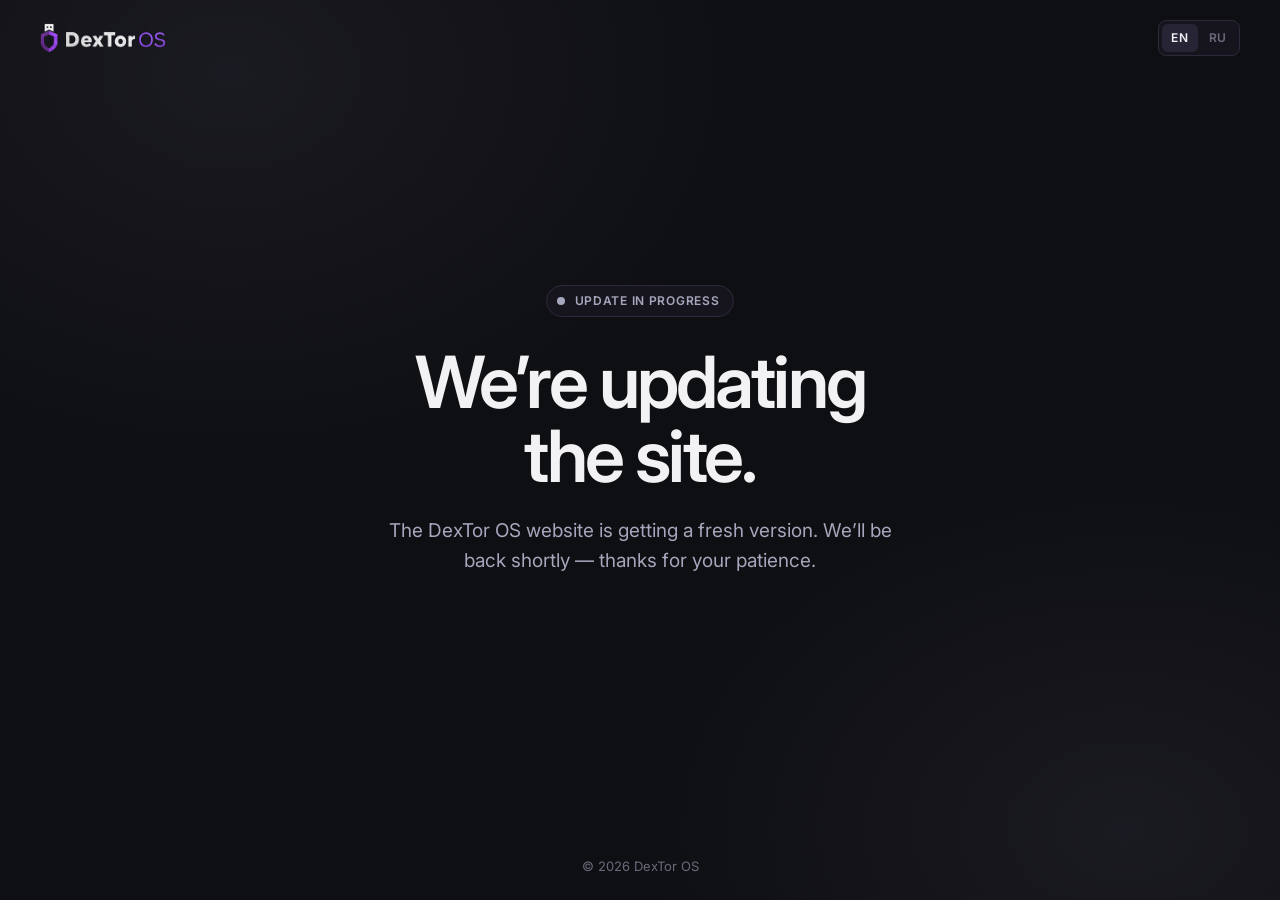
<file: index.html>
<!DOCTYPE html>
<html lang="en">
<head>
  <meta charset="utf-8">
  <meta name="viewport" content="width=device-width, initial-scale=1">
  <!-- Режим обслуживания: сайт закрыт заглушкой. Чтобы открыть сайт — удалите этот скрипт.
       Посмотреть настоящий сайт во время обновления: добавьте ?preview к адресу (действует до закрытия вкладки). -->
  <script>(function () {
    var preview = /[?&]preview(=|&|$)/.test(location.search);
    try { if (preview) sessionStorage.setItem('dextor-preview', '1'); preview = preview || sessionStorage.getItem('dextor-preview') === '1'; } catch (e) {}
    if (!preview) location.replace('maintenance.html');
  })();</script>
  <title>DexTor OS — secure Web3 access from USB</title>
  <meta name="description" content="DexTor OS is a portable, Linux-based OS for secure crypto access. Runs from USB, fully encrypted, with built-in wallet, DEX and messenger.">
  <meta name="theme-color" content="#0E0F13">
  <meta property="og:title" content="DexTor OS — secure Web3 access from USB">
  <meta property="og:description" content="A portable crypto OS: wallet, DEX, staking and messenger on an encrypted USB drive.">
  <meta property="og:image" content="assets/screens/en/step-1.png">
  <link rel="icon" href="assets/logo.png">
  <link rel="preconnect" href="https://fonts.googleapis.com">
  <link rel="preconnect" href="https://fonts.gstatic.com" crossorigin>
  <link href="https://fonts.googleapis.com/css2?family=Inter:wght@400;500;600&display=swap&subset=cyrillic" rel="stylesheet">
  <link rel="stylesheet" href="css/styles.css">
</head>
<body>

<!-- Иконки -->
<svg width="0" height="0" style="position:absolute" aria-hidden="true">
  <defs>
    <symbol id="i-usb" viewBox="0 0 24 24"><rect x="7" y="9" width="10" height="13" rx="2"/><path d="M9 9V3h6v6"/><path d="M11 5.5h.01M13 5.5h.01"/></symbol>
    <symbol id="i-shield" viewBox="0 0 24 24"><path d="M12 3l7 3v6c0 4.5-3 7.8-7 9-4-1.2-7-4.5-7-9V6l7-3z"/><path d="M9 12l2 2 4-4"/></symbol>
    <symbol id="i-wallet" viewBox="0 0 24 24"><path d="M19 7V5a2 2 0 0 0-2-2H5a2 2 0 0 0-2 2v14a2 2 0 0 0 2 2h14a2 2 0 0 0 2-2v-3"/><path d="M21 9h-5a3 3 0 0 0 0 6h5V9z"/><path d="M16 12h.01"/></symbol>
    <symbol id="i-chart" viewBox="0 0 24 24"><path d="M3 3v18h18"/><path d="M7 15l4-4 3 3 6-7"/><path d="M16 7h4v4"/></symbol>
    <symbol id="i-layers" viewBox="0 0 24 24"><path d="M12 3l9 5-9 5-9-5 9-5z"/><path d="M3 13l9 5 9-5"/><path d="M3 17.5l9 5 9-5" opacity=".5"/></symbol>
    <symbol id="i-scan" viewBox="0 0 24 24"><path d="M4 8V6a2 2 0 0 1 2-2h2M16 4h2a2 2 0 0 1 2 2v2M20 16v2a2 2 0 0 1-2 2h-2M8 20H6a2 2 0 0 1-2-2v-2"/><path d="M8 12h8"/><circle cx="12" cy="12" r="3.5"/></symbol>
    <symbol id="i-grid" viewBox="0 0 24 24"><rect x="3" y="3" width="7" height="7" rx="1.5"/><rect x="14" y="3" width="7" height="7" rx="1.5"/><rect x="3" y="14" width="7" height="7" rx="1.5"/><rect x="14" y="14" width="7" height="7" rx="1.5"/></symbol>
    <symbol id="i-download" viewBox="0 0 24 24"><path d="M12 4v11"/><path d="M7 10l5 5 5-5"/><path d="M5 20h14"/></symbol>
    <symbol id="i-clock" viewBox="0 0 24 24"><circle cx="12" cy="12" r="9"/><path d="M12 7v5l3 2"/></symbol>
    <symbol id="i-lock" viewBox="0 0 24 24"><rect x="4" y="10" width="16" height="11" rx="2"/><path d="M8 10V7a4 4 0 0 1 8 0v3"/></symbol>
    <symbol id="i-globe" viewBox="0 0 24 24"><circle cx="12" cy="12" r="9"/><path d="M3 12h18"/><path d="M12 3a14 14 0 0 1 0 18a14 14 0 0 1 0-18z"/></symbol>
    <symbol id="i-box" viewBox="0 0 24 24"><path d="M21 8l-9-5-9 5v8l9 5 9-5V8z"/><path d="M3 8l9 5 9-5"/><path d="M12 13v8"/></symbol>
    <symbol id="i-trash" viewBox="0 0 24 24"><path d="M4 7h16"/><path d="M10 11v6M14 11v6"/><path d="M6 7l1 13h10l1-13"/><path d="M9 7V4h6v3"/></symbol>
    <symbol id="i-check" viewBox="0 0 24 24"><path d="M5 12.5l4.5 4.5L19 7.5"/></symbol>
    <symbol id="i-plus" viewBox="0 0 24 24"><path d="M12 5v14M5 12h14"/></symbol>
    <symbol id="i-terminal" viewBox="0 0 24 24"><rect x="3" y="4" width="18" height="16" rx="2"/><path d="M7 9l3 3-3 3M12 15h5"/></symbol>
    <symbol id="i-onion" viewBox="0 0 24 24"><path d="M12 3c-1 2-6 5-6 10a6 6 0 0 0 12 0c0-5-5-8-6-10z"/><path d="M12 7c-.6 1.6-3 3.6-3 6.5a3 3 0 0 0 6 0C15 10.6 12.6 8.6 12 7z"/></symbol>
    <symbol id="i-tor" viewBox="0 0 24 24"><circle cx="12" cy="12" r="9"/><circle cx="12" cy="12" r="5.5"/><circle cx="12" cy="12" r="2"/></symbol>
    <symbol id="i-disk" viewBox="0 0 24 24"><rect x="3" y="4" width="18" height="16" rx="2"/><circle cx="12" cy="12" r="4"/><path d="M12 12h.01"/></symbol>
    <symbol id="i-git" viewBox="0 0 24 24"><circle cx="6" cy="6" r="2"/><circle cx="6" cy="18" r="2"/><circle cx="18" cy="9" r="2"/><path d="M6 8v8"/><path d="M18 11c0 3-4 3-10.5 6"/></symbol>
    <symbol id="i-hash" viewBox="0 0 24 24"><path d="M5 9h15M4 15h15M10 3L8 21M16 3l-2 18"/></symbol>
    <symbol id="i-cpu" viewBox="0 0 24 24"><rect x="6" y="6" width="12" height="12" rx="2"/><path d="M9 2v4M15 2v4M9 18v4M15 18v4M2 9h4M2 15h4M18 9h4M18 15h4"/></symbol>
    <symbol id="i-mail" viewBox="0 0 24 24"><rect x="3" y="5" width="18" height="14" rx="2"/><path d="M3 7l9 6 9-6"/></symbol>
    <symbol id="i-github" viewBox="0 0 24 24"><path d="M9 19c-4 1.5-4-2-6-2.5M15 22v-3.5a3 3 0 0 0-.9-2.4c3-.3 6.1-1.5 6.1-6.6a5.2 5.2 0 0 0-1.4-3.6 4.8 4.8 0 0 0-.1-3.6s-1.1-.3-3.7 1.4a12.6 12.6 0 0 0-6.6 0C5.8 2 4.7 2.3 4.7 2.3a4.8 4.8 0 0 0-.1 3.6A5.2 5.2 0 0 0 3.2 9.5c0 5.1 3.1 6.3 6.1 6.6a3 3 0 0 0-.9 2.4V22"/></symbol>
    <symbol id="i-telegram" viewBox="0 0 24 24"><path d="M21.5 4.5L2.8 11.4c-.9.4-.9 1.6.1 1.9l4.6 1.5 1.8 5.4c.3.8 1.3 1 1.9.4l2.6-2.5 4.6 3.4c.7.5 1.7.1 1.9-.7L22.9 5.9c.2-1-.5-1.7-1.4-1.4z"/><path d="M7.5 14.8L18 7.5l-7.3 8.2"/></symbol>
    <symbol id="i-discord" viewBox="0 0 24 24"><path d="M8.5 5.5A15 15 0 0 0 5 6.6C3 9.7 2.4 12.8 2.7 15.8a14 14 0 0 0 4.3 2.2l1-1.6"/><path d="M15.5 5.5A15 15 0 0 1 19 6.6c2 3.1 2.6 6.2 2.3 9.2a14 14 0 0 1-4.3 2.2l-1-1.6"/><path d="M7 16.5c3.2 1.4 6.8 1.4 10 0M7.5 7.3c3-1 6-1 9 0"/><circle cx="9" cy="12.5" r="1.3"/><circle cx="15" cy="12.5" r="1.3"/></symbol>
    <symbol id="i-x" viewBox="0 0 24 24"><path d="M4 4l16 16M20 4L4 20" opacity="0"/><path d="M4 4h4.5L20 20h-4.5L4 4z"/><path d="M19.5 4l-6.6 7.4M4.5 20l6.6-7.4"/></symbol>
    <symbol id="i-file" viewBox="0 0 24 24"><path d="M14 3H7a2 2 0 0 0-2 2v14a2 2 0 0 0 2 2h10a2 2 0 0 0 2-2V8l-5-5z"/><path d="M14 3v5h5M9 13h6M9 17h4"/></symbol>
  </defs>
</svg>

<a class="sr-only" href="#main">Skip to content</a>

<!-- ========== Шапка ========== -->
<header class="site-header" id="top">
  <div class="container header-inner">
    <a class="logo" href="#top" aria-label="DexTor OS — home">
      <img src="assets/logo.png" alt="DexTor OS" width="216" height="47">
      <span class="badge">Beta</span>
    </a>
    <nav class="nav" aria-label="Main navigation">
      <a href="#platform" data-i18n="nav.platform">Features</a>
      <a href="#how" data-i18n="nav.how">How it works</a>
      <a href="#security" data-i18n="nav.security">Security</a>
      <a href="roadmap.html" data-i18n="nav.roadmap">Roadmap</a>
      <a href="#faq" data-i18n="nav.faq">FAQ</a>
    </nav>
    <div class="header-actions">
      <div class="lang" role="group" aria-label="Language">
        <button type="button" data-lang="en" aria-pressed="true">EN</button>
        <button type="button" data-lang="ru" aria-pressed="false">RU</button>
      </div>
      <a class="btn btn-primary btn-sm" href="#download"><span data-i18n="cta.download">Download</span> <span class="arrow" aria-hidden="true">→</span></a>
      <button class="burger" type="button" aria-label="Menu" aria-expanded="false" aria-controls="mobile-menu"><span></span></button>
    </div>
  </div>
</header>

<div class="mobile-menu" id="mobile-menu">
  <a class="m-link" href="#platform" data-i18n="nav.platform">Features</a>
  <a class="m-link" href="#how" data-i18n="nav.how">How it works</a>
  <a class="m-link" href="#security" data-i18n="nav.security">Security</a>
  <a class="m-link" href="roadmap.html" data-i18n="nav.roadmap">Roadmap</a>
  <a class="m-link" href="#faq" data-i18n="nav.faq">FAQ</a>
  <div class="lang" role="group" aria-label="Language">
    <button type="button" data-lang="en" aria-pressed="true">EN</button>
    <button type="button" data-lang="ru" aria-pressed="false">RU</button>
  </div>
  <a class="btn btn-primary btn-lg" href="#download"><span data-i18n="cta.downloadWin">Download for Windows</span> <span class="arrow" aria-hidden="true">→</span></a>
</div>

<main id="main">

  <!-- ========== Hero ========== -->
  <section class="hero">
    <div class="container hero-grid">
      <div class="hero-copy">
        <div class="badge-row reveal">
          <span class="badge" data-i18n="hero.badge1">Portable crypto OS</span>
          <span class="badge" data-i18n="hero.badge2">Linux · Tor · LUKS</span>
        </div>
        <h1 class="display reveal" data-delay="1" data-i18n="hero.title">Secure Web3<br>in your pocket<br>with&nbsp;<span class="brand">DexTor&nbsp;OS</span>.</h1>
        <p class="lead reveal" data-delay="2" data-i18n="hero.lead">A portable, Linux-based OS for secure crypto access. It runs from USB on any computer and is fully encrypted — with wallet, DEX and messenger built in.</p>
        <div class="hero-ctas reveal" data-delay="3">
          <a class="btn btn-primary btn-lg" href="#download"><span data-i18n="cta.downloadWin">Download for Windows</span> <span class="arrow" aria-hidden="true">→</span></a>
          <a class="btn btn-secondary btn-lg" href="#how"><span data-i18n="cta.tour">How it works</span></a>
        </div>
        <ul class="hero-meta reveal" data-delay="3">
          <li><svg class="ico"><use href="#i-usb"/></svg><span data-i18n="meta.usb"><b>8 GB</b> USB drive</span></li>
          <li><svg class="ico"><use href="#i-download"/></svg><span data-i18n="meta.size"><b>1.6 GB</b> download</span></li>
          <li><svg class="ico"><use href="#i-clock"/></svg><span data-i18n="meta.time"><b>~10 min</b> in total</span></li>
        </ul>
      </div>

      <div class="hero-visual reveal" data-delay="2">
        <div class="app-window">
          <img src="assets/screens/en/step-1.png" data-src-ru="assets/screens/ru/step-1.png" width="1920" height="1360" alt="DexTor OS setup wizard: Start step" data-i18n-alt="hero.alt" fetchpriority="high">
        </div>
        <div class="float-card" aria-hidden="true">
          <span class="medal"><svg viewBox="0 0 24 24"><use href="#i-check"/></svg></span>
          <div>
            <div class="t" data-i18n="hero.floatT">Image verified</div>
            <div class="s" data-i18n="hero.floatS">Developer signature · SHA-256</div>
          </div>
        </div>
      </div>
    </div>
  </section>

  <!-- ========== Технологии ========== -->
  <section class="stack" aria-label="Technologies">
    <div class="container">
      <p class="stack-label reveal" data-i18n="stack.label">Built on proven open technologies</p>
      <div class="stack-row reveal">
        <div class="stack-item"><svg><use href="#i-terminal"/></svg>Linux</div>
        <div class="stack-item"><svg><use href="#i-tor"/></svg>Tor</div>
        <div class="stack-item"><svg><use href="#i-onion"/></svg>Onion</div>
        <div class="stack-item"><svg><use href="#i-disk"/></svg>LUKS</div>
        <div class="stack-item"><svg><use href="#i-git"/></svg>Git</div>
        <div class="stack-item"><svg><use href="#i-hash"/></svg>SHA-256</div>
      </div>
    </div>
  </section>

  <!-- ========== Цифры ========== -->
  <section class="stats" aria-label="DexTor OS in numbers">
    <div class="container stats-grid">
      <div class="stat reveal"><div class="v" data-count="20" data-suffix="+">20+</div><div class="l" data-i18n="stat.1">integrated security modules</div></div>
      <div class="stat reveal" data-delay="1"><div class="v" data-count="99.9" data-suffix="%" data-decimals="1">99,9%</div><div class="l" data-i18n="stat.2">digital trace elimination guarantee</div></div>
      <div class="stat reveal" data-delay="2"><div class="v" data-count="0">0</div><div class="l" data-i18n="stat.3">installs on the computer — everything runs from USB</div></div>
      <div class="stat reveal" data-delay="3"><div class="v" data-count="6">6</div><div class="l" data-i18n="stat.4">simple steps in the setup wizard</div></div>
    </div>
  </section>

  <!-- ========== Платформа ========== -->
  <section class="section" id="platform">
    <div class="container">
      <div class="section-head">
        <span class="eyebrow reveal"><span class="num">01</span><span data-i18n="platform.eyebrow">Platform</span></span>
        <h2 class="h2 reveal" data-delay="1" data-i18n="platform.title"><span class="muted">Everything for crypto,</span><br>in one portable OS.</h2>
        <p class="lead reveal" data-delay="2" data-i18n="platform.lead">Wallet, exchange, staking and messenger work inside one protected environment. No need to piece together a dozen apps and trust each one.</p>
      </div>

      <div class="features">
        <article class="feature reveal">
          <div class="ico-tile"><svg class="ico"><use href="#i-wallet"/></svg></div>
          <h3 data-i18n="f1.t">DexTor Wallet</h3>
          <p data-i18n="f1.d">Multi-signature wallet combined with cold storage, providing secure access to messenger, marketplace and DeFi tools.</p>
          <div class="tags"><span class="tag" data-i18n="f1.tag1">Multi-sig</span><span class="tag" data-i18n="f1.tag2">Cold storage</span></div>
        </article>
        <article class="feature reveal" data-delay="1">
          <div class="ico-tile"><svg class="ico"><use href="#i-usb"/></svg></div>
          <h3 data-i18n="f2.t">Runs from USB</h3>
          <p data-i18n="f2.d">No installation required. Launch DexTor OS from a USB drive on any device — in a separate window or at boot — leaving no digital trace.</p>
          <div class="tags"><span class="tag" data-i18n="f2.tag1">No install</span><span class="tag" data-i18n="f2.tag2">Any PC</span></div>
        </article>
        <article class="feature reveal" data-delay="2">
          <div class="ico-tile"><svg class="ico"><use href="#i-chart"/></svg></div>
          <h3 data-i18n="f3.t">DEX & Staking</h3>
          <p data-i18n="f3.d">Trade and earn without intermediaries. Your assets stay under your control, with DeFi fully integrated.</p>
          <div class="tags"><span class="tag" data-i18n="f3.tag1">No intermediaries</span><span class="tag">DeFi</span></div>
        </article>
        <article class="feature reveal">
          <div class="ico-tile"><svg class="ico"><use href="#i-shield"/></svg></div>
          <h3 data-i18n="f4.t">Advanced Security Stack</h3>
          <p data-i18n="f4.d">Layered defense with Tor, VPN, sandboxing and quantum-resistant encryption working together.</p>
          <div class="tags"><span class="tag">Tor + VPN</span><span class="tag">Sandbox</span></div>
        </article>
        <article class="feature reveal" data-delay="1">
          <div class="ico-tile"><svg class="ico"><use href="#i-scan"/></svg></div>
          <h3 data-i18n="f5.t">Smart AI Protection</h3>
          <p data-i18n="f5.d">A real-time AI scanner blocks phishing links and malicious smart contracts before they can reach you.</p>
          <div class="tags"><span class="tag" data-i18n="f5.tag1">Anti-phishing</span><span class="tag" data-i18n="f5.tag2">Contract audit</span></div>
        </article>
        <article class="feature reveal" data-delay="2">
          <div class="ico-tile"><svg class="ico"><use href="#i-grid"/></svg></div>
          <h3 data-i18n="f6.t">All-in-One Toolkit</h3>
          <p data-i18n="f6.d">Messenger, staking, trading, wallet and dApps — everything you need, in one portable OS.</p>
          <div class="tags"><span class="tag" data-i18n="f6.tag1">Messenger</span><span class="tag">dApps</span></div>
        </article>
      </div>
    </div>
  </section>

  <!-- ========== Как это работает ========== -->
  <section class="section section-tight" id="how">
    <div class="container">
      <div class="section-head">
        <span class="eyebrow reveal"><span class="num">02</span><span data-i18n="how.eyebrow">How it works</span></span>
        <h2 class="h2 reveal" data-delay="1" data-i18n="how.title"><span class="muted">Plug it in. Power it on.</span><br>Work fully protected.</h2>
        <p class="lead reveal" data-delay="2" data-i18n="how.lead">The Windows setup wizard guides you through everything: it checks your computer, downloads and verifies the image, and prepares the USB drive.</p>
      </div>

      <div class="tour" role="tablist" aria-label="Setup wizard steps">
        <div class="tour-steps reveal">
          <button class="tour-step" role="tab" aria-selected="true" aria-controls="tour-screens" data-step="0">
            <span class="dot"><span>1</span><svg viewBox="0 0 24 24"><use href="#i-check"/></svg></span>
            <span class="t" data-i18n="s1.t">Start</span>
            <span class="d" data-i18n="s1.d">Download the setup wizard. It explains what will happen and asks for permission before erasing any data.</span>
            <span class="bar"><i></i></span>
          </button>
          <button class="tour-step" role="tab" aria-selected="false" aria-controls="tour-screens" data-step="1">
            <span class="dot"><span>2</span><svg viewBox="0 0 24 24"><use href="#i-check"/></svg></span>
            <span class="t" data-i18n="s2.t">Check this PC</span>
            <span class="d" data-i18n="s2.d">The wizard checks Windows compatibility, virtualization and free space.</span>
            <span class="bar"><i></i></span>
          </button>
          <button class="tour-step" role="tab" aria-selected="false" aria-controls="tour-screens" data-step="2">
            <span class="dot"><span>3</span><svg viewBox="0 0 24 24"><use href="#i-check"/></svg></span>
            <span class="t" data-i18n="s3.t">Download & verify</span>
            <span class="d" data-i18n="s3.d">The latest DexTor OS is downloaded and verified: developer signature and SHA-256 checksum.</span>
            <span class="bar"><i></i></span>
          </button>
          <button class="tour-step" role="tab" aria-selected="false" aria-controls="tour-screens" data-step="3">
            <span class="dot"><span>4</span><svg viewBox="0 0 24 24"><use href="#i-check"/></svg></span>
            <span class="t" data-i18n="s4.t">USB drive</span>
            <span class="d" data-i18n="s4.d">Pick a drive of 8 GB or more. Its data is erased only after you confirm.</span>
            <span class="bar"><i></i></span>
          </button>
          <button class="tour-step" role="tab" aria-selected="false" aria-controls="tour-screens" data-step="4">
            <span class="dot"><span>5</span><svg viewBox="0 0 24 24"><use href="#i-check"/></svg></span>
            <span class="t" data-i18n="s5.t">Create</span>
            <span class="d" data-i18n="s5.d">Erasing, writing the image and verifying the write — with clear progress and speed.</span>
            <span class="bar"><i></i></span>
          </button>
          <button class="tour-step" role="tab" aria-selected="false" aria-controls="tour-screens" data-step="5">
            <span class="dot"><span>6</span><svg viewBox="0 0 24 24"><use href="#i-check"/></svg></span>
            <span class="t" data-i18n="s6.t">Done</span>
            <span class="d" data-i18n="s6.d">Run DexTor OS in a separate window or boot from the USB on any PC — and manage your assets.</span>
            <span class="bar"><i></i></span>
          </button>
        </div>

        <div class="tour-visual reveal" data-delay="1">
          <div class="app-window">
            <div class="tour-screens" id="tour-screens" role="tabpanel" aria-live="polite">
              <img class="active" src="assets/screens/en/step-1.png" data-src-ru="assets/screens/ru/step-1.png" width="1920" height="1360" alt="Step 1 — Start" data-i18n-alt="tour.alt1" loading="lazy">
              <img src="assets/screens/en/step-2.png" data-src-ru="assets/screens/ru/step-2.png" width="1920" height="1360" alt="Step 2 — Check this PC" data-i18n-alt="tour.alt2" loading="lazy">
              <img src="assets/screens/en/step-3.png" data-src-ru="assets/screens/ru/step-3.png" width="1920" height="1360" alt="Step 3 — Download and verify the image" data-i18n-alt="tour.alt3" loading="lazy">
              <img src="assets/screens/en/step-4.png" data-src-ru="assets/screens/ru/step-4.png" width="1920" height="1360" alt="Step 4 — Choose a USB drive" data-i18n-alt="tour.alt4" loading="lazy">
              <img src="assets/screens/en/step-5.png" data-src-ru="assets/screens/ru/step-5.png" width="1920" height="1360" alt="Step 5 — Create the drive" data-i18n-alt="tour.alt5" loading="lazy">
              <img src="assets/screens/en/step-6.png" data-src-ru="assets/screens/ru/step-6.png" width="1920" height="1360" alt="Step 6 — Done" data-i18n-alt="tour.alt6" loading="lazy">
            </div>
          </div>
          <div class="tour-caption"><span data-i18n="how.caption">Real screens of the DexTor OS setup wizard for Windows</span><span><span id="tour-index">1</span> / 6</span></div>
        </div>
      </div>
    </div>
  </section>

  <!-- ========== Безопасность ========== -->
  <section class="section security" id="security">
    <div class="container security-grid">
      <div>
        <span class="eyebrow reveal"><span class="num">03</span><span data-i18n="sec.eyebrow">Security</span></span>
        <h2 class="h2 reveal" data-delay="1" style="margin-top:16px" data-i18n="sec.title">Protection at every layer.</h2>
        <div class="points">
          <div class="point reveal">
            <h3 data-i18n="p1.t">Full encryption</h3>
            <p data-i18n="p1.d">The entire drive is encrypted with LUKS. Without the password, the data on the USB can’t be read.</p>
          </div>
          <div class="point reveal" data-delay="1">
            <h3 data-i18n="p2.t">Anonymous network</h3>
            <p data-i18n="p2.d">Traffic goes through Tor by default, with VPN as an extra layer. Apps are isolated in a sandbox.</p>
          </div>
          <div class="point reveal" data-delay="2">
            <h3 data-i18n="p3.t">“Kill Password”</h3>
            <p data-i18n="p3.d">An emergency password instantly and permanently wipes all data from the USB — in case of physical threat.</p>
          </div>
        </div>
        <a class="btn btn-secondary btn-lg reveal" href="#"><svg class="ico"><use href="#i-file"/></svg><span data-i18n="cta.wp">Read the White Paper</span> <span class="arrow" aria-hidden="true">→</span></a>
      </div>

      <div class="panel-wrap reveal" data-delay="1">
        <div class="panel" aria-label="DexTor OS protection panel example">
          <div class="panel-head">
            <span class="eyebrow" data-i18n="panel.label">Protection</span>
            <span class="badge" data-i18n="panel.badge">Tor by default</span>
          </div>
          <div class="panel-title">
            <span class="medal" style="width:40px;height:40px"><svg viewBox="0 0 24 24" style="width:18px;height:18px"><use href="#i-shield"/></svg></span>
            <div>
              <h4 data-i18n="panel.title">All modules active</h4>
              <p data-i18n="panel.sub">Session runs from USB only</p>
            </div>
          </div>
          <div class="rows">
            <div class="row">
              <div class="ico-tile"><svg class="ico"><use href="#i-lock"/></svg></div>
              <div class="txt"><b data-i18n="r1.t">Drive encryption</b><span>LUKS</span></div>
              <div class="status"><span class="medal"><svg viewBox="0 0 24 24"><use href="#i-check"/></svg></span><span class="lbl" data-i18n="r.on">on</span></div>
            </div>
            <div class="row">
              <div class="ico-tile"><svg class="ico"><use href="#i-globe"/></svg></div>
              <div class="txt"><b data-i18n="r2.t">Anonymous network</b><span>Tor + VPN</span></div>
              <div class="status"><span class="medal"><svg viewBox="0 0 24 24"><use href="#i-check"/></svg></span><span class="lbl" data-i18n="r.on">on</span></div>
            </div>
            <div class="row">
              <div class="ico-tile"><svg class="ico"><use href="#i-box"/></svg></div>
              <div class="txt"><b data-i18n="r3.t">App sandbox</b><span data-i18n="r3.d">dApp isolation</span></div>
              <div class="status"><span class="medal"><svg viewBox="0 0 24 24"><use href="#i-check"/></svg></span><span class="lbl" data-i18n="r.on">on</span></div>
            </div>
            <div class="row">
              <div class="ico-tile"><svg class="ico"><use href="#i-scan"/></svg></div>
              <div class="txt"><b data-i18n="r4.t">AI scanner</b><span data-i18n="r4.d">Phishing & smart contracts</span></div>
              <div class="status"><span class="medal"><svg viewBox="0 0 24 24"><use href="#i-check"/></svg></span><span class="lbl" data-i18n="r.on">on</span></div>
            </div>
          </div>
          <div class="danger-block">
            <svg class="ico"><use href="#i-trash"/></svg>
            <div><b>Kill Password</b><span data-i18n="panel.kill">Emergency wipe of all data on the USB</span></div>
          </div>
          <div class="panel-foot">
            <div><small data-i18n="pf.1">Modules</small><strong>20+</strong></div>
            <div><small data-i18n="pf.2">Traces on PC</small><strong>0</strong></div>
            <div><small data-i18n="pf.3">Install</small><strong data-i18n="pf.3v">Not needed</strong></div>
          </div>
        </div>
      </div>
    </div>
  </section>

  <!-- ========== Заявление ========== -->
  <section class="statement" aria-label="No traces">
    <svg class="arcs" viewBox="0 0 1000 1000" aria-hidden="true">
      <defs>
        <linearGradient id="arcStroke" x1="0" y1="0" x2="1" y2="1">
          <stop offset="0" stop-color="#5A5A6E"/>
          <stop offset=".5" stop-color="#3B384B"/>
          <stop offset="1" stop-color="#2C2A3A" stop-opacity="0"/>
        </linearGradient>
      </defs>
      <circle class="arc" pathLength="1" cx="560" cy="560" r="440" stroke="url(#arcStroke)" stroke-width="1.5"/>
      <circle class="arc" pathLength="1" cx="600" cy="600" r="360" stroke="url(#arcStroke)" stroke-width="1.2"/>
      <circle class="arc" pathLength="1" cx="640" cy="640" r="280" stroke="url(#arcStroke)" stroke-width="1.2"/>
      <circle class="arc" pathLength="1" cx="680" cy="680" r="200" stroke="url(#arcStroke)" stroke-width="1"/>
      <g class="orbit" style="transform-origin:560px 560px;animation-duration:90s;animation-delay:-62s"><circle cx="560" cy="120" r="3.5" fill="#E7E7EC"/></g>
      <g class="orbit rev" style="transform-origin:600px 600px;animation-duration:64s;animation-delay:-14s"><circle cx="600" cy="240" r="3" fill="#A6A6BC"/></g>
      <g class="orbit" style="transform-origin:640px 640px;animation-duration:46s;animation-delay:-30s"><circle cx="640" cy="360" r="4" fill="#3DDC97"/></g>
      <g class="orbit rev" style="transform-origin:680px 680px;animation-duration:34s;animation-delay:-5s"><circle cx="680" cy="480" r="2.5" fill="#E7E7EC"/></g>
    </svg>
    <div class="container">
      <h2 class="h2 reveal" data-i18n="st.title"><span class="muted">Unplug the USB —</span><br>and leave no trace on the computer.</h2>
      <p class="lead reveal" data-delay="1" data-i18n="st.lead">DexTor OS runs entirely from USB and writes nothing to the computer’s disk. Digital trace elimination guarantee — 99.9%.</p>
      <a class="btn btn-secondary btn-lg reveal" data-delay="2" href="#download"><span data-i18n="cta.start">Get started in 10 minutes</span> <span class="arrow" aria-hidden="true">→</span></a>
    </div>
  </section>

  <!-- ========== Roadmap (анонс) ========== -->
  <section class="section" id="roadmap">
    <div class="container">
      <div class="rm-teaser-head">
        <div class="section-head">
          <span class="eyebrow reveal"><span class="num">04</span>Roadmap</span>
          <h2 class="h2 reveal" data-delay="1" data-i18n="rm.title"><span class="muted">Six phases of</span><br><span class="brand">DexTor OS</span>.</h2>
          <p class="lead reveal" data-delay="2" data-i18n="rm.lead">From the security core and DEX to a mobile wallet, messenger and an enterprise edition.</p>
        </div>
        <a class="btn btn-secondary btn-lg reveal" data-delay="2" href="roadmap.html"><span data-i18n="cta.roadmap">Explore the roadmap</span> <span class="arrow" aria-hidden="true">→</span></a>
      </div>
      <div class="rm-cards">
        <a class="rm-card reveal" data-delay="0" href="roadmap.html#phase-1">
          <span class="rm-card-num">01</span>
          <span class="rm-card-t" data-i18n="rmp1">Security &amp; DEX Core</span>
          <span class="rm-card-m" data-i18n="rmm1">Months 1–12</span>
          <span class="rm-card-go" aria-hidden="true">→</span>
        </a>
        <a class="rm-card reveal" data-delay="1" href="roadmap.html#phase-2">
          <span class="rm-card-num">02</span>
          <span class="rm-card-t" data-i18n="rmp2">Token, Premium &amp; Ecosystem</span>
          <span class="rm-card-m" data-i18n="rmm2">Months 13–15</span>
          <span class="rm-card-go" aria-hidden="true">→</span>
        </a>
        <a class="rm-card reveal" data-delay="2" href="roadmap.html#phase-3">
          <span class="rm-card-num">03</span>
          <span class="rm-card-t" data-i18n="rmp3">DEX &amp; AI Expansion</span>
          <span class="rm-card-m" data-i18n="rmm3">Months 12–16</span>
          <span class="rm-card-go" aria-hidden="true">→</span>
        </a>
        <a class="rm-card reveal" data-delay="0" href="roadmap.html#phase-4">
          <span class="rm-card-num">04</span>
          <span class="rm-card-t" data-i18n="rmp4">Web3, Marketplace &amp; Mobile</span>
          <span class="rm-card-m" data-i18n="rmm4">Months 12–18</span>
          <span class="rm-card-go" aria-hidden="true">→</span>
        </a>
        <a class="rm-card reveal" data-delay="1" href="roadmap.html#phase-5">
          <span class="rm-card-num">05</span>
          <span class="rm-card-t" data-i18n="rmp5">Payments, Messenger &amp; Release Prep</span>
          <span class="rm-card-m" data-i18n="rmm5">Months 16–22</span>
          <span class="rm-card-go" aria-hidden="true">→</span>
        </a>
        <a class="rm-card reveal" data-delay="2" href="roadmap.html#phase-6">
          <span class="rm-card-num">06</span>
          <span class="rm-card-t" data-i18n="rmp6">Enterprise &amp; Scaling</span>
          <span class="rm-card-m" data-i18n="rmm6">Months 16–18</span>
          <span class="rm-card-go" aria-hidden="true">→</span>
        </a>
      </div>
    </div>
  </section>

  <!-- ========== FAQ ========== -->
  <section class="section section-tight" id="faq">
    <div class="container faq-grid">
      <div class="faq-aside">
        <span class="eyebrow reveal"><span class="num">05</span>FAQ</span>
        <h2 class="h2 reveal" data-delay="1" style="margin-top:16px" data-i18n="faq.title">Questions & answers.</h2>
        <p class="reveal" data-delay="2" data-i18n="faq.lead">Didn’t find an answer? Write to us — the DexTor OS team replies in Telegram and Discord.</p>
        <a class="btn btn-secondary reveal" data-delay="3" href="#contacts"><span data-i18n="cta.contact">Contact us</span> <span class="arrow" aria-hidden="true">→</span></a>
      </div>
      <div class="faq-list">
        <details class="faq-item reveal">
          <summary><span data-i18n="q1">Is DexTor OS a wallet, an exchange or an operating system?</span><span class="chev"><svg class="ico" style="width:16px;height:16px"><use href="#i-plus"/></svg></span></summary>
          <div class="ans" data-i18n="a1">It’s a portable, Linux-based operating system. Wallet, DEX, staking and messenger are built into it — no separate apps to install and configure.</div>
        </details>
        <details class="faq-item reveal">
          <summary><span data-i18n="q2">Do I need to install anything?</span><span class="chev"><svg class="ico" style="width:16px;height:16px"><use href="#i-plus"/></svg></span></summary>
          <div class="ans" data-i18n="a2">No. The Windows setup wizard downloads and verifies the image and writes it to a USB drive. After that DexTor OS runs from USB — in a separate window or at boot on any PC, with nothing installed on the disk.</div>
        </details>
        <details class="faq-item reveal">
          <summary><span data-i18n="q3">What happens if I lose my USB?</span><span class="chev"><svg class="ico" style="width:16px;height:16px"><use href="#i-plus"/></svg></span></summary>
          <div class="ans" data-i18n="a3">The drive is fully encrypted: without the password its data can’t be read. Keep your wallet recovery phrase separately from the USB — with it you can restore access to your funds on a new drive.</div>
        </details>
        <details class="faq-item reveal">
          <summary><span data-i18n="q4">How do I know the image is genuine?</span><span class="chev"><svg class="ico" style="width:16px;height:16px"><use href="#i-plus"/></svg></span></summary>
          <div class="ans" data-i18n="a4">The setup wizard checks the developer’s digital signature and the SHA-256 checksum. If anything doesn’t match, writing to the USB won’t start.</div>
        </details>
        <details class="faq-item reveal">
          <summary><span data-i18n="q5">Is there mobile support?</span><span class="chev"><svg class="ico" style="width:16px;height:16px"><use href="#i-plus"/></svg></span></summary>
          <div class="ans" data-i18n="a5">Not yet. An iOS and Android mobile wallet is planned in phase 4 of the roadmap.</div>
        </details>
        <details class="faq-item reveal">
          <summary><span data-i18n="q6">What is the “Kill Password” feature?</span><span class="chev"><svg class="ico" style="width:16px;height:16px"><use href="#i-plus"/></svg></span></summary>
          <div class="ans" data-i18n="a6">This emergency feature lets you instantly wipe all data from the USB — permanently and securely — in case of physical threat.</div>
        </details>
      </div>
    </div>
  </section>

  <!-- ========== Финальный CTA ========== -->
  <section class="section section-tight section-last" id="download">
    <div class="container">
      <div class="cta-card reveal">
        <span class="eyebrow"><span class="num">06</span><span data-i18n="dl.eyebrow">Download</span></span>
        <h2 class="h2" data-i18n="dl.title">Create your <span class="brand">DexTor&nbsp;OS</span> USB in 10&nbsp;minutes.</h2>
        <p class="lead" data-i18n="dl.lead">Download the setup wizard for Windows — it checks your computer, downloads the image and prepares the USB drive.</p>
        <div class="hero-ctas">
          <a class="btn btn-primary btn-lg" href="#"><svg class="ico" style="width:18px;height:18px"><use href="#i-download"/></svg><span data-i18n="cta.downloadWin">Download for Windows</span> <span class="arrow" aria-hidden="true">→</span></a>
          <a class="btn btn-secondary btn-lg" href="#"><svg class="ico"><use href="#i-file"/></svg><span>White Paper</span></a>
        </div>
        <ul class="req">
          <li><svg class="ico"><use href="#i-usb"/></svg><span data-i18n="req.1"><b>8 GB</b> USB drive, minimum</span></li>
          <li><svg class="ico"><use href="#i-download"/></svg><span data-i18n="req.2"><b>1.6 GB</b> download</span></li>
          <li><svg class="ico"><use href="#i-clock"/></svg><span data-i18n="req.3"><b>~10 min</b> in total</span></li>
          <li><svg class="ico"><use href="#i-cpu"/></svg><span data-i18n="req.4">Windows · virtualization</span></li>
        </ul>
      </div>
    </div>
  </section>

</main>

<!-- ========== Подвал ========== -->
<footer class="site-footer" id="contacts">
  <div class="container">
    <div class="foot-grid">
      <div class="foot-brand">
        <a class="logo" href="#top"><img src="assets/logo.png" alt="DexTor OS" width="216" height="47"></a>
        <p data-i18n="foot.tag">A portable OS for secure Web3 access. Built for the decentralized future.</p>
        <div class="socials">
          <a href="#" aria-label="Email"><svg class="ico"><use href="#i-mail"/></svg></a>
          <a href="#" aria-label="GitHub"><svg class="ico"><use href="#i-github"/></svg></a>
          <a href="#" aria-label="Telegram"><svg class="ico"><use href="#i-telegram"/></svg></a>
          <a href="#" aria-label="Discord"><svg class="ico"><use href="#i-discord"/></svg></a>
          <a href="#" aria-label="X"><svg class="ico"><use href="#i-x"/></svg></a>
        </div>
      </div>
      <div class="foot-col">
        <h4 data-i18n="foot.product">Product</h4>
        <ul>
          <li><a href="#platform" data-i18n="nav.platform">Features</a></li>
          <li><a href="#how" data-i18n="nav.how">How it works</a></li>
          <li><a href="#security" data-i18n="nav.security">Security</a></li>
          <li><a href="#download" data-i18n="cta.download">Download</a></li>
        </ul>
      </div>
      <div class="foot-col">
        <h4 data-i18n="foot.res">Resources</h4>
        <ul>
          <li><a href="#">White Paper</a></li>
          <li><a href="roadmap.html">Roadmap</a></li>
          <li><a href="#faq">FAQ</a></li>
          <li><a href="#">GitHub</a></li>
        </ul>
      </div>
      <div class="foot-col">
        <h4 data-i18n="foot.comm">Community</h4>
        <ul>
          <li><a href="#">Telegram</a></li>
          <li><a href="#">Discord</a></li>
          <li><a href="#">X</a></li>
          <li><a href="#">Email</a></li>
        </ul>
      </div>
    </div>
    <div class="foot-bottom">
      <span>© 2026 DexTor OS</span>
      <a href="https://dextoros.com">dextoros.com</a>
    </div>
  </div>
</footer>

<script src="js/i18n.js"></script>
<script src="js/effects.js"></script>
<script src="js/main.js"></script>
</body>
</html>
</file>
<file: css/styles.css>
/* ==========================================================================
   DexTor OS — сайт
   Палитра и компоненты строго по UI-киту мастера настройки (reference/*.html)
   ========================================================================== */

:root {
  /* Поверхности */
  --bg: #0E0F13;            /* Фон окна */
  --card: #16151E;          /* Карточка */
  --plate: #1D1B28;         /* Плашка */
  --icon-bg: #272436;       /* Подложка иконки */
  --btn-primary-bg: #12141A;
  --btn-secondary-bg: #1C1A23;

  /* Рамки и текст */
  --border-card: #2C2A3A;
  --border-plate: #322F42;
  --border-field: #3B384B;
  --text: #F2F2F5;
  --text-2: #A6A6BC;
  --text-3: #6A6A7A;

  /* Бренд и служебные */
  --brand: #9455F2;         /* только «OS» в логотипе и «DexTor OS» в заголовках */
  --link: #C4C4D4;
  --progress: #E7E7EC;
  --future: #5A5A6E;
  --overlay: rgba(6, 7, 10, 0.72);
  --danger-fill: #D14343;

  /* Статусы */
  --green: #3DDC97;
  --green-light: #7AF0BE;
  --green-bg: rgba(61, 220, 151, 0.14);
  --red: #E06464;
  --red-light: #F09090;
  --red-bg: rgba(224, 100, 100, 0.14);
  --red-border: rgba(224, 100, 100, 0.45);

  /* Подсветка (из внутренних теней кита) */
  --lilac-line: rgba(214, 196, 255, 0.10);
  --lilac-glow: rgba(214, 196, 255, 0.06);

  /* Радиусы */
  --r-4: 4px; --r-6: 6px; --r-8: 8px; --r-10: 10px; --r-12: 12px;

  --font: 'Inter', 'Segoe UI', system-ui, -apple-system, sans-serif;
  --mono: ui-monospace, 'SF Mono', 'Cascadia Mono', Consolas, monospace;

  --container: 1200px;
  --gutter: 24px;
  --header-h: 72px;
  --ease: cubic-bezier(.2, .7, .2, 1);
}

*, *::before, *::after { box-sizing: border-box; }
html { scroll-behavior: smooth; scroll-padding-top: calc(var(--header-h) + 16px); -webkit-text-size-adjust: 100%; }
body {
  margin: 0;
  background: var(--bg);
  color: var(--text);
  font: 400 16px/1.5 var(--font);
  -webkit-font-smoothing: antialiased;
  -moz-osx-font-smoothing: grayscale;
  overflow-x: hidden;
}
img { display: block; max-width: 100%; height: auto; }
a { color: var(--link); text-decoration: none; transition: color 140ms; }
a:hover { color: var(--text); text-decoration: underline; text-underline-offset: 3px; }
button { font: inherit; color: inherit; }
ul { margin: 0; padding: 0; list-style: none; }
h1, h2, h3, h4, p { margin: 0; }
:focus-visible { outline: 2px solid var(--link); outline-offset: 3px; border-radius: 4px; }
::selection { background: rgba(61, 220, 151, 0.25); color: var(--text); }

.container { width: 100%; max-width: calc(var(--container) + var(--gutter) * 2); margin: 0 auto; padding: 0 var(--gutter); }
.brand { color: var(--brand); }
.muted { color: var(--text-3); }
.sr-only { position: absolute; width: 1px; height: 1px; padding: 0; margin: -1px; overflow: hidden; clip: rect(0 0 0 0); white-space: nowrap; border: 0; }

/* ---------- Типографика ---------- */
.eyebrow {
  display: inline-flex; align-items: center; gap: 12px;
  font-size: 12px; line-height: 16px; font-weight: 600;
  letter-spacing: 0.06em; text-transform: uppercase; color: var(--text-2);
}
.eyebrow .num { font-family: var(--mono); font-weight: 400; color: var(--text-3); letter-spacing: 0; }

.display {
  font-size: clamp(44px, 6.4vw, 84px);
  line-height: 1.0; font-weight: 600; letter-spacing: -0.04em;
}
.h2 {
  font-size: clamp(34px, 4.6vw, 60px);
  line-height: 1.04; font-weight: 600; letter-spacing: -0.035em;
}
.h2 .muted, .display .muted { color: var(--text); }
.lead { font-size: clamp(17px, 1.5vw, 20px); line-height: 1.55; color: var(--text-2); }
.section-head { max-width: 860px; }
.section-head .h2 { margin-top: 16px; }
.section-head .lead { margin-top: 20px; max-width: 680px; }

/* ---------- Кнопки (UI-кит §04) ---------- */
.btn {
  display: inline-flex; align-items: center; justify-content: center; gap: 10px;
  height: 40px; padding: 0 20px; border-radius: var(--r-8);
  font-size: 14px; line-height: 20px; font-weight: 600; color: var(--text);
  white-space: nowrap; cursor: pointer; text-decoration: none !important;
  transition: box-shadow 140ms, background-color 140ms, color 140ms;
}
.btn:hover { color: var(--text); }
.btn-lg { height: 48px; padding: 0 24px; font-size: 15px; }

.btn-primary {
  min-width: 200px;
  border: 2px solid transparent;
  background:
    linear-gradient(var(--btn-primary-bg), var(--btn-primary-bg)) padding-box,
    linear-gradient(90deg, #1E9A62, #7AF0BE) border-box;
}
.btn-primary .arrow, .btn-primary .ico { color: var(--green-light); }
.btn-primary .arrow { transition: transform 140ms var(--ease); }
.btn-primary:hover {
  background:
    linear-gradient(#1B1F1E, #1B1F1E) padding-box,
    linear-gradient(90deg, #1E9A62, #7AF0BE) border-box;
}
.btn-primary:hover .arrow { transform: translateX(3px); }
.btn-primary:active {
  background:
    linear-gradient(var(--bg), var(--bg)) padding-box,
    linear-gradient(90deg, #1E9A62, #7AF0BE) border-box;
}
.btn-primary.btn-sm { min-width: 0; height: 40px; }

.btn-secondary {
  min-width: 120px;
  background: var(--btn-secondary-bg);
  border: 1px solid rgba(0, 0, 0, 0.35);
  box-shadow: inset 0 0 0 1px var(--lilac-line);
}
.btn-secondary:hover { background: #23202B; }
.btn-secondary:active { background: #18161E; }
.btn-secondary .arrow { transition: transform 140ms var(--ease); }
.btn-secondary:hover .arrow { transform: translateX(3px); }

.badge {
  display: inline-flex; align-items: center; height: 24px; padding: 0 8px;
  border: 1px solid var(--border-card); border-radius: var(--r-6);
  font-size: 12px; line-height: 16px; font-weight: 600; letter-spacing: 0.06em;
  text-transform: uppercase; color: var(--text-2);
}

/* ---------- Иконки ---------- */
.ico { width: 20px; height: 20px; flex: none; stroke: currentColor; fill: none; stroke-width: 1.6; stroke-linecap: round; stroke-linejoin: round; }
.ico-tile {
  width: 40px; height: 40px; flex: none; border-radius: var(--r-8);
  background: var(--icon-bg); color: var(--text-2);
  display: grid; place-items: center;
}
.medal {
  width: 22px; height: 22px; flex: none; border-radius: 50%;
  display: grid; place-items: center;
  background: radial-gradient(circle at 35% 30%, #5BE6A8, #2FBF80);
  box-shadow: 0 0 10px rgba(61, 220, 151, 0.45);
  color: var(--text);
}
.medal svg { width: 12px; height: 12px; stroke: var(--text); stroke-width: 2.4; fill: none; stroke-linecap: round; stroke-linejoin: round; }

/* ==========================================================================
   Шапка
   ========================================================================== */
.site-header {
  position: fixed; inset: 0 0 auto 0; z-index: 50; height: var(--header-h);
  transition: background-color 200ms, border-color 200ms, backdrop-filter 200ms;
  border-bottom: 1px solid transparent;
}
.site-header.scrolled {
  background: var(--bg);
  border-bottom-color: var(--border-card);
}
.header-inner { height: 100%; display: flex; align-items: center; gap: 40px; }
.logo { display: flex; align-items: flex-end; gap: 12px; flex: none; }
.logo:hover { text-decoration: none; }
.logo img { height: 30px; width: auto; }
.logo .badge { margin-bottom: 3px; height: 20px; font-size: 11px; padding: 0 6px; }

.nav { display: flex; align-items: center; gap: 4px; }
.nav a {
  padding: 8px 12px; border-radius: var(--r-8);
  font-size: 15px; font-weight: 500; color: var(--text-2);
}
.nav a:hover { color: var(--text); text-decoration: none; background: var(--card); }
.header-actions { margin-left: auto; display: flex; align-items: center; gap: 12px; }

.lang {
  display: inline-flex; height: 40px; padding: 3px; gap: 2px;
  border: 1px solid var(--border-card); border-radius: var(--r-8); background: var(--plate);
}
.lang button {
  border: 0; background: transparent; cursor: pointer; padding: 0 10px; border-radius: 6px;
  font-size: 12px; font-weight: 600; letter-spacing: 0.06em; color: var(--text-3);
  transition: background-color 140ms, color 140ms;
}
.lang button:hover { color: var(--text-2); }
.lang button[aria-pressed="true"] { background: var(--icon-bg); color: var(--text); }

.burger {
  display: none; width: 40px; height: 40px; border-radius: var(--r-8); cursor: pointer;
  background: var(--btn-secondary-bg); border: 1px solid var(--border-field);
  place-items: center;
}
.burger span, .burger span::before, .burger span::after {
  display: block; width: 16px; height: 1.6px; background: var(--text); border-radius: 2px; position: relative;
  transition: transform 200ms var(--ease), opacity 200ms;
}
.burger span::before, .burger span::after { content: ""; position: absolute; left: 0; }
.burger span::before { top: -5px; }
.burger span::after { top: 5px; }
.menu-open .burger span { background: transparent; }
.menu-open .burger span::before { transform: translateY(5px) rotate(45deg); }
.menu-open .burger span::after { transform: translateY(-5px) rotate(-45deg); }

.mobile-menu {
  position: fixed; inset: var(--header-h) 0 0 0; z-index: 49;
  background: var(--bg); padding: 24px var(--gutter) 40px;
  display: none; flex-direction: column; gap: 4px; overflow-y: auto;
}
.mobile-menu a.m-link {
  display: block; padding: 16px 4px; font-size: 22px; font-weight: 600; letter-spacing: -0.02em;
  color: var(--text); border-bottom: 1px solid var(--border-card);
}
.mobile-menu a.m-link:hover { text-decoration: none; }
.mobile-menu .btn { margin-top: 24px; width: 100%; }
.menu-open .mobile-menu { display: flex; }

/* ==========================================================================
   Hero
   ========================================================================== */
.hero {
  position: relative; padding: calc(var(--header-h) + 88px) 0 96px; overflow: hidden;
}
.hero-grid {
  position: relative; z-index: 1;
  display: grid; grid-template-columns: minmax(0, 1fr) minmax(0, 1.08fr); gap: 56px; align-items: center;
}
.hero-copy .badge-row { display: flex; gap: 8px; flex-wrap: wrap; margin-bottom: 28px; }
.hero-copy .lead { margin-top: 28px; max-width: 540px; }
.hero-ctas { margin-top: 40px; display: flex; gap: 12px; flex-wrap: wrap; }
.hero-meta {
  margin-top: 40px; display: flex; flex-wrap: wrap; gap: 0;
  font-size: 14px; line-height: 20px; color: var(--text-2);
}
.hero-meta li { display: flex; align-items: center; gap: 8px; padding-right: 16px; margin-right: 16px; border-right: 1px solid var(--border-field); }
.hero-meta li:last-child { border-right: 0; margin-right: 0; padding-right: 0; }
.hero-meta b { color: var(--text); font-weight: 600; }
.hero-meta .ico { width: 16px; height: 16px; color: var(--text-2); }

/* Окно продукта — как скриншот платформы на Frame.io */
.app-window {
  position: relative;
  padding: 6px; border-radius: var(--r-12);
  background: var(--card); border: 1px solid var(--border-card);
  box-shadow: 0 24px 64px rgba(0, 0, 0, 0.5), inset 0 1px 0 rgba(214, 196, 255, 0.07);
}
.app-window img { border-radius: var(--r-8); width: 100%; aspect-ratio: 960 / 680; }
.hero-visual { position: relative; }
.hero-visual .app-window { width: 118%; max-width: 820px; }
.float-card {
  position: absolute; left: -40px; bottom: -64px; z-index: 2;
  display: flex; align-items: center; gap: 14px;
  padding: 14px 18px 14px 14px; border-radius: var(--r-12);
  background: var(--card); border: 1px solid var(--border-card);
  box-shadow: 0 24px 64px rgba(0, 0, 0, 0.5), inset 0 1px 0 rgba(214, 196, 255, 0.07);
}
.float-card .t { font-size: 14px; font-weight: 600; line-height: 20px; }
.float-card .s { font-size: 13px; line-height: 18px; color: var(--text-2); }
.float-card .medal { width: 28px; height: 28px; }
.float-card .medal svg { width: 14px; height: 14px; }

/* ==========================================================================
   Технологии (лента логотипов)
   ========================================================================== */
.stack { padding: 8px 0 24px; }
.stack-label { text-align: center; font-size: 14px; color: var(--text-3); margin-bottom: 28px; }
.stack-row {
  display: grid; grid-template-columns: repeat(6, 1fr); align-items: center;
  border-top: 1px solid var(--border-card); border-bottom: 1px solid var(--border-card);
}
.stack-item {
  display: flex; align-items: center; justify-content: center; gap: 10px;
  height: 96px; color: var(--text-3);
  font-size: 22px; font-weight: 600; letter-spacing: -0.02em;
  transition: color 200ms;
  border-right: 1px solid var(--border-card);
}
.stack-item:last-child { border-right: 0; }
.stack-item:hover { color: var(--text-2); }
.stack-item svg { width: 26px; height: 26px; stroke: currentColor; fill: none; stroke-width: 1.6; stroke-linecap: round; stroke-linejoin: round; }

/* ==========================================================================
   Цифры
   ========================================================================== */
.stats { padding: 96px 0 24px; }
.stats-grid { display: grid; grid-template-columns: repeat(4, 1fr); gap: 0; }
.stat { padding: 8px 32px; border-left: 1px solid var(--border-card); }
.stat:first-child { border-left: 0; padding-left: 0; }
.stat .v { font-size: clamp(40px, 4.6vw, 64px); line-height: 1; font-weight: 600; letter-spacing: -0.04em; font-variant-numeric: tabular-nums; }
.stat .l { margin-top: 12px; font-size: 15px; line-height: 22px; color: var(--text-2); max-width: 220px; }

/* ==========================================================================
   Секции
   ========================================================================== */
.section { padding: 140px 0; position: relative; }
.section-tight { padding-top: 96px; }

/* Платформа: сетка возможностей */
.features {
  margin-top: 72px;
  display: grid; grid-template-columns: repeat(3, 1fr); gap: 16px;
}
.feature {
  position: relative; padding: 28px; border-radius: var(--r-12);
  background: var(--card);
  border: 1px solid var(--border-card);
  transition: border-color 200ms, transform 300ms var(--ease), background-color 200ms;
}
.feature:hover { border-color: var(--border-field); }
.feature h3 { margin-top: 24px; font-size: 18px; line-height: 24px; font-weight: 600; letter-spacing: -0.01em; }
.feature p { margin-top: 8px; font-size: 15px; line-height: 23px; color: var(--text-2); }
.feature .tags { margin-top: 20px; display: flex; flex-wrap: wrap; gap: 6px; }
.tag {
  display: inline-flex; align-items: center; height: 24px; padding: 0 8px; border-radius: var(--r-6);
  background: var(--plate); border: 1px solid var(--border-plate);
  font-size: 12px; line-height: 16px; font-weight: 500; color: var(--text-2);
}

/* ---------- Как это работает: продуктовый тур ---------- */
.tour { margin-top: 72px; display: grid; grid-template-columns: minmax(0, 0.82fr) minmax(0, 1.18fr); gap: 56px; align-items: start; }
.tour-steps { position: relative; display: flex; flex-direction: column; gap: 4px; }
.tour-step {
  position: relative; display: grid; grid-template-columns: 32px 1fr; gap: 0 16px;
  padding: 16px; border-radius: var(--r-10); cursor: pointer; text-align: left;
  background: transparent; border: 1px solid transparent; width: 100%;
  transition: background-color 200ms, border-color 200ms;
}
.tour-step:hover { background: var(--card); }
.tour-step[aria-selected="true"] { background: var(--card); border-color: var(--border-card); }
.tour-step .dot {
  grid-row: span 2;
  width: 32px; height: 32px; border-radius: 50%;
  display: grid; place-items: center;
  font-size: 14px; font-weight: 600; color: var(--text-2);
  background: #1C1C26; border: 1px solid #2A2A36;
  transition: background 200ms, box-shadow 200ms, border-color 200ms;
}
.tour-step .dot svg { width: 14px; height: 14px; stroke: var(--text); stroke-width: 2.4; fill: none; stroke-linecap: round; stroke-linejoin: round; display: none; }
/* пройденный */
.tour-step.done .dot {
  background: radial-gradient(circle at 35% 30%, #5BE6A8, #2FBF80); border-color: transparent;
  box-shadow: 0 0 10px rgba(61, 220, 151, 0.45);
}
.tour-step.done .dot span { display: none; }
.tour-step.done .dot svg { display: block; }
/* текущий: кольцо #DFFFF0, зазор 3px, свечение */
.tour-step[aria-selected="true"] .dot {
  background: radial-gradient(circle at 35% 30%, #5BE6A8, #2FBF80); color: var(--text);
  border: 0; box-shadow: 0 0 0 3px var(--card), 0 0 0 5px #DFFFF0, 0 0 16px rgba(61, 220, 151, 0.65);
}
.tour-step[aria-selected="true"] .dot span { display: inline; }
.tour-step[aria-selected="true"] .dot svg { display: none; }
.tour-step .t { font-size: 16px; line-height: 32px; font-weight: 600; color: var(--text-2); transition: color 200ms; }
.tour-step[aria-selected="true"] .t, .tour-step.done .t { color: var(--text); }
.tour-step .d {
  grid-column: 2; font-size: 14px; line-height: 21px; color: var(--text-2);
  max-height: 0; overflow: hidden; opacity: 0;
  transition: max-height 400ms var(--ease), opacity 300ms, margin 300ms;
}
.tour-step[aria-selected="true"] .d { max-height: 120px; opacity: 1; margin-top: 4px; }
.tour-step .bar { /* полоса прогресса автопрокрутки */
  grid-column: 2; height: 2px; margin-top: 0; border-radius: 2px; background: var(--icon-bg);
  overflow: hidden; max-height: 0; transition: max-height 300ms, margin 300ms;
}
.tour-step[aria-selected="true"] .bar { max-height: 2px; margin-top: 14px; }
.tour-step .bar i { display: block; height: 100%; width: 0; background: var(--progress); border-radius: 2px; }
.tour-step[aria-selected="true"] .bar i { animation: fill var(--tour-ms, 6000ms) linear forwards; }
.tour.paused .tour-step .bar i, .tour.stopped .tour-step .bar i { animation-play-state: paused; }
.tour.stopped .tour-step .bar { display: none; }
@keyframes fill { to { width: 100%; } }

.tour-visual { position: sticky; top: calc(var(--header-h) + 32px); }
.tour-visual .app-window { overflow: hidden; }
.tour-screens { position: relative; aspect-ratio: 960 / 680; border-radius: var(--r-8); overflow: hidden; }
.tour-screens img {
  position: absolute; inset: 0; width: 100%; height: 100%;
  opacity: 0; transform: scale(1.012); transition: opacity 500ms var(--ease), transform 700ms var(--ease);
  border-radius: var(--r-8);
}
.tour-screens img.active { opacity: 1; transform: none; }
.tour-caption { margin-top: 16px; display: flex; justify-content: space-between; gap: 16px; font-size: 13px; color: var(--text-3); }

/* ---------- Безопасность ---------- */
.security { overflow: hidden; }
.security-grid { display: grid; grid-template-columns: minmax(0, 0.9fr) minmax(0, 1.1fr); gap: 80px; align-items: center; }
.points { margin-top: 48px; display: flex; flex-direction: column; gap: 32px; }
.point h3 { font-size: 18px; line-height: 24px; font-weight: 600; letter-spacing: -0.01em; }
.point p { margin-top: 6px; font-size: 16px; line-height: 25px; color: var(--text-2); max-width: 440px; }
.security .btn { margin-top: 48px; }

.panel {
  position: relative; padding: 20px; border-radius: var(--r-12);
  background: var(--card); border: 1px solid var(--border-card);
  box-shadow: 0 24px 64px rgba(0, 0, 0, 0.5), inset 0 1px 0 rgba(214, 196, 255, 0.07);
}
.panel-wrap { position: relative; }
.panel-head { display: flex; align-items: center; justify-content: space-between; gap: 12px; margin-bottom: 16px; }
.panel-head .eyebrow { color: var(--text-2); }
.panel-title { display: flex; align-items: center; gap: 12px; margin-bottom: 20px; }
.panel-title h4 { font-size: 20px; line-height: 24px; font-weight: 600; }
.panel-title p { font-size: 14px; line-height: 20px; color: var(--text-2); }
.rows { display: flex; flex-direction: column; gap: 8px; }
.row {
  display: flex; align-items: center; gap: 16px; min-height: 56px; padding: 8px 16px 8px 8px;
  border-radius: var(--r-10); background: var(--plate); border: 1px solid var(--border-plate);
}
.row .txt { flex: 1; min-width: 0; }
.row .txt b { display: block; font-size: 14px; line-height: 20px; font-weight: 600; }
.row .txt span { display: block; font-size: 13px; line-height: 18px; color: var(--text-2); }
.row .status { display: flex; align-items: center; gap: 8px; font-size: 14px; font-weight: 500; color: var(--text); white-space: nowrap; }
.row .ico-tile { width: 40px; height: 40px; }
.danger-block {
  margin-top: 12px; display: flex; align-items: center; gap: 14px; padding: 14px 16px;
  border-radius: var(--r-10); background: var(--red-bg); border: 1px solid var(--red-border);
}
.danger-block .ico { color: var(--red); }
.danger-block b { display: block; font-size: 14px; line-height: 20px; font-weight: 600; color: var(--red-light); }
.danger-block span { display: block; font-size: 13px; line-height: 18px; color: var(--red-light); opacity: .85; }
.panel-foot {
  margin-top: 16px; padding-top: 16px; border-top: 1px solid var(--border-plate);
  display: grid; grid-template-columns: repeat(3, 1fr);
}
.panel-foot div { padding: 0 16px; border-left: 1px solid var(--border-field); }
.panel-foot div:first-child { padding-left: 0; border-left: 0; }
.panel-foot small { display: block; font-size: 12px; line-height: 16px; font-weight: 600; letter-spacing: .06em; text-transform: uppercase; color: var(--text-2); }
.panel-foot strong { display: block; margin-top: 6px; font-size: 20px; line-height: 24px; font-weight: 600; font-variant-numeric: tabular-nums; }

/* ---------- Заявление с дугами (Frame.io «2.9x faster») ---------- */
.statement {
  position: relative; overflow: hidden; min-height: 640px; display: flex; align-items: center;
  border-top: 1px solid var(--border-card); border-bottom: 1px solid var(--border-card);
}
.statement .container { position: relative; z-index: 2; }
.statement .h2 { max-width: 640px; }
.statement .lead { margin-top: 24px; max-width: 520px; }
.statement .btn { margin-top: 40px; }
.arcs { position: absolute; right: -8%; top: 50%; transform: translateY(-50%); width: min(980px, 80vw); height: auto; z-index: 1; pointer-events: none; }
.arcs .arc { fill: none; }

/* ---------- FAQ ---------- */
.faq-grid { display: grid; grid-template-columns: minmax(0, 0.8fr) minmax(0, 1.2fr); gap: 80px; align-items: start; }
.faq-aside { position: sticky; top: calc(var(--header-h) + 40px); }
.faq-aside p { margin-top: 20px; font-size: 16px; line-height: 25px; color: var(--text-2); }
.faq-aside .btn { margin-top: 32px; }
.faq-list { display: flex; flex-direction: column; gap: 8px; }
.faq-item { border-radius: var(--r-10); background: var(--card); border: 1px solid var(--border-card); transition: border-color 200ms, background-color 200ms; }
.faq-item:hover { border-color: var(--border-field); }
.faq-item[open] { background: var(--plate); border-color: var(--border-plate); }
.faq-item summary {
  list-style: none; cursor: pointer; display: flex; align-items: center; justify-content: space-between; gap: 24px;
  padding: 22px 24px; font-size: 17px; line-height: 24px; font-weight: 600; letter-spacing: -0.01em;
}
.faq-item summary::-webkit-details-marker { display: none; }
.faq-item summary .chev {
  width: 32px; height: 32px; flex: none; border-radius: var(--r-8); display: grid; place-items: center;
  background: var(--icon-bg); color: var(--text-2); transition: transform 240ms var(--ease), color 200ms;
}
.faq-item[open] summary .chev { transform: rotate(45deg); color: var(--text); }
.faq-item .ans { padding: 0 24px 24px; font-size: 16px; line-height: 26px; color: var(--text-2); max-width: 680px; }

/* ---------- Финальный CTA ---------- */
.cta-card {
  position: relative; overflow: hidden; padding: 88px 64px; border-radius: var(--r-12); text-align: center;
  background: var(--card);
  border: 1px solid var(--border-card);
  box-shadow: inset 0 1px 0 rgba(214, 196, 255, 0.07);
}
.cta-card .h2 { max-width: 820px; margin: 16px auto 0; }
.cta-card .lead { margin: 24px auto 0; max-width: 560px; }
.cta-card .hero-ctas { justify-content: center; }
.req { margin-top: 40px; display: flex; justify-content: center; flex-wrap: wrap; gap: 8px; }
.req li {
  display: inline-flex; align-items: center; gap: 8px; height: 36px; padding: 0 14px; border-radius: var(--r-8);
  background: var(--plate); border: 1px solid var(--border-plate); font-size: 14px; color: var(--text-2);
}
.req li b { color: var(--text); font-weight: 600; }
.req .ico { width: 16px; height: 16px; }

/* ---------- Подвал ---------- */
.site-footer { padding: 80px 0 40px; border-top: 1px solid var(--border-card); }
.foot-grid { display: grid; grid-template-columns: 1.4fr repeat(3, 1fr); gap: 40px; }
.foot-brand p { margin-top: 20px; font-size: 14px; line-height: 22px; color: var(--text-2); max-width: 300px; }
.socials { margin-top: 24px; display: flex; gap: 8px; }
.socials a {
  width: 40px; height: 40px; border-radius: var(--r-8); display: grid; place-items: center;
  background: var(--btn-secondary-bg); color: var(--text-2);
  border: 1px solid var(--border-card);
  transition: background-color 140ms, color 140ms;
}
.socials a:hover { background: #23202B; color: var(--text); text-decoration: none; }
.socials svg { width: 18px; height: 18px; }
.foot-col h4 { font-size: 12px; line-height: 16px; font-weight: 600; letter-spacing: .06em; text-transform: uppercase; color: var(--text-3); }
.foot-col ul { margin-top: 20px; display: flex; flex-direction: column; gap: 12px; }
.foot-col a { font-size: 14px; font-weight: 500; }
.foot-bottom {
  margin-top: 64px; padding-top: 24px; border-top: 1px solid var(--border-card);
  display: flex; justify-content: space-between; gap: 16px; flex-wrap: wrap; font-size: 14px; font-weight: 500; color: var(--text-2);
}

/* ---------- Появление при прокрутке ---------- */
.reveal { opacity: 0; transform: translateY(18px); transition: opacity 700ms var(--ease), transform 700ms var(--ease); }
.reveal.in { opacity: 1; transform: none; }
.reveal[data-delay="1"] { transition-delay: 80ms; }
.reveal[data-delay="2"] { transition-delay: 160ms; }
.reveal[data-delay="3"] { transition-delay: 240ms; }

@media (prefers-reduced-motion: reduce) {
  html { scroll-behavior: auto; }
  .reveal { opacity: 1; transform: none; transition: none; }
  *, *::before, *::after { animation-duration: 1ms !important; transition-duration: 1ms !important; }
  .arcs .orbit, .spin { animation: none !important; }
}

/* ==========================================================================
   Адаптив
   ========================================================================== */
@media (max-width: 1100px) {
  .nav { display: none; }
  .burger { display: grid; }
  .header-actions .btn-primary { display: none; }
  .hero-grid { grid-template-columns: 1fr; gap: 64px; }
  .hero-visual .app-window { width: 100%; max-width: none; }
  .float-card { left: 16px; bottom: -40px; }
  .tour { grid-template-columns: 1fr; gap: 40px; }
  .tour-visual { position: relative; top: 0; order: -1; }
  .security-grid, .faq-grid { grid-template-columns: 1fr; gap: 56px; }
  .faq-aside { position: static; }
  .features { grid-template-columns: repeat(2, 1fr); }
  .stack-row { grid-template-columns: repeat(3, 1fr); }
  .stack-item:nth-child(3) { border-right: 0; }
  .stack-item:nth-child(-n+3) { border-bottom: 1px solid var(--border-card); }
  .foot-grid { grid-template-columns: 1fr 1fr 1fr; }
  .foot-brand { grid-column: 1 / -1; }
}

@media (max-width: 860px) {
  .stats-grid { grid-template-columns: repeat(2, 1fr); gap: 40px 0; }
  .stat:nth-child(3) { border-left: 0; padding-left: 0; }
  .statement { min-height: 0; padding: 120px 0 360px; align-items: flex-start; }

  .arcs { top: auto; bottom: -38%; right: 50%; transform: translateX(50%); width: 150vw; }
}

@media (max-width: 640px) {
  :root { --gutter: 16px; --header-h: 64px; }
  .section { padding: 96px 0; }
  .section-tight { padding-top: 72px; }
  .hero { padding: calc(var(--header-h) + 48px) 0 72px; }
  .lang { display: none; }
  .mobile-menu .lang { display: inline-flex; align-self: flex-start; margin-top: 24px; }
  .hero-ctas .btn { width: 100%; }
  .hero-meta { flex-direction: column; gap: 10px; }
  .hero-meta li { border-right: 0; padding-right: 0; margin-right: 0; }
  .float-card { position: relative; left: auto; bottom: auto; margin: -20px 12px 0; }
  .features { grid-template-columns: 1fr; }
  .feature { padding: 24px; }
  .stack-row { grid-template-columns: repeat(2, 1fr); }
  .stack-item { height: 80px; font-size: 19px; border-bottom: 1px solid var(--border-card); }
  .stack-item:nth-child(3) { border-right: 1px solid var(--border-card); }
  .stack-item:nth-child(2n) { border-right: 0; }
  .stack-item:nth-last-child(-n+2) { border-bottom: 0; }
  .stat { padding: 0 0 0 20px; }
  .stat:nth-child(odd) { border-left: 0; padding-left: 0; }
  .panel { padding: 14px; }
  .row { padding-right: 12px; gap: 12px; }
  .row .status .lbl { display: none; }
  .panel-foot div { padding: 0 10px; }
  .panel-foot strong { font-size: 17px; }
  .faq-item summary { padding: 18px; font-size: 16px; }
  .faq-item .ans { padding: 0 18px 20px; font-size: 15px; }
  .cta-card { padding: 56px 20px; }
  .foot-grid { grid-template-columns: 1fr 1fr; }
  .tour-caption { flex-direction: column; gap: 4px; }
}

/* Шахматный порядок: иллюстрации чередуются справа и слева
   (hero — справа, «Как это работает» — слева, безопасность — справа, дуги — слева) */
@media (min-width: 1101px) {
  .tour { grid-template-columns: minmax(0, 1.18fr) minmax(0, 0.82fr); }
  .tour-visual { order: -1; }
}
@media (min-width: 861px) {
  .statement .container { display: grid; grid-template-columns: minmax(0, 1fr) minmax(0, 640px); justify-items: start; }
  .statement .container > * { grid-column: 2; }
  .arcs { right: auto; left: -8%; transform: translateY(-50%) scaleX(-1); }
}

.section-last { padding-bottom: 96px; }

/* ==========================================================================
   Главная: анонс roadmap
   ========================================================================== */
.rm-teaser-head { display: flex; align-items: flex-end; justify-content: space-between; gap: 32px; flex-wrap: wrap; }
.rm-cards { margin-top: 64px; display: grid; grid-template-columns: repeat(3, 1fr); gap: 16px; }
.rm-card {
  position: relative; display: grid; grid-template-columns: auto 1fr auto; grid-template-rows: auto auto; gap: 4px 20px; align-items: center;
  padding: 24px; border-radius: var(--r-12); color: var(--text);
  background: var(--card); border: 1px solid var(--border-card);
  transition: border-color 200ms, background-color 200ms;
}
.rm-card:hover { text-decoration: none; color: var(--text); border-color: var(--border-field); background: var(--plate); }
.rm-card-num { grid-row: span 2; font-size: 40px; line-height: 1; font-weight: 600; letter-spacing: -0.04em; color: var(--text-3); font-variant-numeric: tabular-nums; transition: color 200ms; }
.rm-card:hover .rm-card-num { color: var(--text); }
.rm-card-t { font-size: 16px; line-height: 22px; font-weight: 600; }
.rm-card-m { grid-column: 2; font-size: 14px; line-height: 20px; color: var(--text-2); }
.rm-card-go { grid-column: 3; grid-row: 1 / span 2; color: var(--text-3); transition: transform 200ms var(--ease), color 200ms; }
.rm-card:hover .rm-card-go { color: var(--green-light); transform: translateX(3px); }

/* ==========================================================================
   Страница roadmap
   ========================================================================== */
html:has(.page-roadmap) { scroll-padding-top: calc(var(--header-h) + 72px); }
.nav a[aria-current="page"], .mobile-menu a[aria-current="page"] { color: var(--text); }

.rp-hero {
  position: relative; overflow: hidden; padding: calc(var(--header-h) + 120px) 0 72px;
}
.rp-hero .container { position: relative; z-index: 1; }
.rp-hero .display { margin-top: 24px; font-size: clamp(48px, 8vw, 112px); }
.rp-hero .lead { margin-top: 32px; max-width: 620px; }
.rp-stats { margin-top: 56px; display: flex; flex-wrap: wrap; }
.rp-stats div { padding: 0 40px; border-left: 1px solid var(--border-card); }
.rp-stats div:first-child { padding-left: 0; border-left: 0; }
.rp-stats b { display: block; font-size: clamp(36px, 4vw, 52px); line-height: 1; font-weight: 600; letter-spacing: -0.04em; font-variant-numeric: tabular-nums; }
.rp-stats span { display: block; margin-top: 10px; font-size: 15px; color: var(--text-2); }

/* ---------- Таймлайн (диаграмма Ганта) ---------- */
.rp-timeline { padding: 24px 0 96px; }
.gantt {
  padding: 28px 28px 20px; border-radius: var(--r-12);
  background: var(--card); border: 1px solid var(--border-card);
  box-shadow: 0 24px 64px rgba(0, 0, 0, 0.5), inset 0 1px 0 rgba(214, 196, 255, 0.07);
}
.gantt-head { display: flex; justify-content: space-between; align-items: baseline; gap: 16px; flex-wrap: wrap; margin-bottom: 24px; }
.gantt-note { font-size: 13px; color: var(--text-3); }
.gantt-scroll { overflow-x: auto; scrollbar-width: thin; scrollbar-color: var(--border-field) transparent; }
.gantt-body { min-width: 760px; --label: 320px; }
.g-axis, .g-years, .g-row { display: grid; grid-template-columns: var(--label) 1fr; align-items: center; }
.g-track { display: grid; grid-template-columns: repeat(var(--months), 1fr); align-items: center; height: 100%; }
.g-ticks { height: 20px; font-size: 12px; color: var(--text-3); font-variant-numeric: tabular-nums; font-family: var(--mono); }
.g-ticks span { white-space: nowrap; }
.g-years { margin: 8px 0 4px; }
.g-year {
  height: 24px; display: flex; align-items: center; padding: 0 10px;
  font-size: 12px; font-weight: 600; letter-spacing: .06em; text-transform: uppercase; color: var(--text-2);
  border-left: 1px dashed var(--border-field);
}
.g-row { min-height: 56px; color: var(--text); border-top: 1px solid var(--border-card); transition: background-color 200ms; }
.g-row:hover { text-decoration: none; color: var(--text); background: var(--plate); }
.g-row .g-track {
  height: 56px;
  background-image: repeating-linear-gradient(to right, var(--border-card) 0 1px, transparent 1px calc(100% / var(--months)));
}
.g-label { display: flex; align-items: center; gap: 14px; padding-right: 24px; min-width: 0; }
.g-num { font-family: var(--mono); font-size: 13px; color: var(--text-3); }
.g-t { font-size: 14px; line-height: 20px; font-weight: 600; color: var(--text-2); white-space: nowrap; overflow: hidden; text-overflow: ellipsis; transition: color 200ms; }
.g-bar {
  height: 32px; display: flex; align-items: center; padding: 0 12px; overflow: hidden;
  border-radius: var(--r-8); white-space: nowrap;
  background: linear-gradient(90deg, var(--icon-bg), var(--plate));
  border: 1px solid var(--border-field);
  font-size: 12px; line-height: 16px; font-weight: 500; color: var(--text-2);
  transition: background 300ms, border-color 200ms, color 200ms;
}
.g-row:hover .g-bar { border-color: var(--text-2); color: var(--text); }
.g-row:hover .g-t, .g-row.is-active .g-t { color: var(--text); }
.g-row.is-active .g-bar { background: var(--green-bg); border-color: rgba(61, 220, 151, 0.45); color: var(--green-light); font-weight: 600; }

/* ---------- Липкая навигация по фазам ---------- */
.phase-nav {
  position: sticky; top: var(--header-h); z-index: 40;
  background: var(--bg);
  border-top: 1px solid var(--border-card); border-bottom: 1px solid var(--border-card);
}
.pills { display: flex; gap: 6px; padding: 10px 0; overflow-x: auto; scrollbar-width: none; }
.pills::-webkit-scrollbar { display: none; }
.pill {
  flex: 0 0 auto; display: inline-flex; align-items: center; gap: 10px; height: 40px; padding: 0 14px 0 10px;
  border-radius: var(--r-8); color: var(--text-2); font-size: 14px; font-weight: 500; white-space: nowrap;
  border: 1px solid transparent; transition: background-color 200ms, color 200ms, border-color 200ms;
}
.pill:hover { color: var(--text); text-decoration: none; background: var(--card); }
.pill-n { font-family: var(--mono); font-size: 12px; color: var(--text-3); transition: color 200ms; }
.pill.is-active { color: var(--text); background: var(--plate); border-color: var(--border-field); }
.pill.is-active .pill-n { color: var(--green-light); }
@media (min-width: 861px) {
  .pill { flex: 1 1 0; min-width: 0; }
  .pill-t { overflow: hidden; text-overflow: ellipsis; }
}

/* ---------- Фазы ---------- */
.phases-inner { position: relative; padding-left: calc(var(--gutter) + 56px); }
.rail { position: absolute; left: calc(var(--gutter) + 15px); top: 0; bottom: 0; width: 2px; background: var(--border-card); border-radius: 2px; }
.rail-fill {
  position: absolute; inset: 0; border-radius: 2px; transform-origin: top; transform: scaleY(0);
  background: var(--green);
}
.phase {
  position: relative; display: grid; grid-template-columns: minmax(0, 0.85fr) minmax(0, 1.15fr); gap: 72px;
  padding: 120px 0; border-top: 1px solid var(--border-card);
}
.phase:first-of-type { border-top: 0; }
.rail-node {
  position: absolute; left: -48px; top: 128px; width: 16px; height: 16px; border-radius: 50%;
  background: var(--bg); box-shadow: inset 0 0 0 2px var(--future);
  transition: box-shadow 300ms, background-color 300ms;
}
.phase.reached .rail-node { background: radial-gradient(circle at 35% 30%, #5BE6A8, #2FBF80); box-shadow: 0 0 0 4px var(--bg); }
.phase.is-active .rail-node { box-shadow: 0 0 0 3px var(--bg), 0 0 0 5px #DFFFF0; }

.phase-aside { position: sticky; top: calc(var(--header-h) + 100px); align-self: start; }
.phase-big {
  display: block; margin-bottom: 32px;
  font-size: clamp(96px, 12vw, 176px); line-height: .82; font-weight: 600; letter-spacing: -0.06em; font-variant-numeric: tabular-nums;
  color: transparent; -webkit-text-fill-color: transparent;
  background:
    linear-gradient(180deg, var(--text) 15%, var(--green-light) 100%) bottom / 100% 0% no-repeat,
    linear-gradient(var(--icon-bg), var(--icon-bg));
  -webkit-background-clip: text; background-clip: text;
  transition: background-size 700ms var(--ease);
}
.phase.reached .phase-big { background-size: 100% 100%, auto; }
.phase-title { margin-top: 14px; font-size: clamp(28px, 3.2vw, 42px); line-height: 1.08; font-weight: 600; letter-spacing: -0.03em; }
.phase-meta { margin-top: 20px; display: flex; align-items: center; gap: 14px; flex-wrap: wrap; }
.phase-count { font-size: 14px; color: var(--text-3); }
.phase-sum { margin-top: 24px; font-size: 17px; line-height: 27px; color: var(--text-2); max-width: 440px; }

.ms-grid { display: grid; grid-template-columns: repeat(2, minmax(0, 1fr)); gap: 12px; align-content: start; }
.ms {
  position: relative; overflow: hidden; display: flex; flex-direction: column; gap: 28px; min-height: 148px; padding: 22px;
  border-radius: var(--r-12); background: var(--card); border: 1px solid var(--border-card);
  transition: border-color 200ms;
}
.ms:hover { border-color: var(--border-field); }
.ms-id {
  align-self: flex-start; display: inline-flex; align-items: center; height: 24px; padding: 0 8px;
  border-radius: var(--r-6); background: var(--plate); border: 1px solid var(--border-plate);
  font-family: var(--mono); font-size: 12px; color: var(--text-2);
}
.ms-t { margin-top: auto; font-size: 17px; line-height: 24px; font-weight: 500; letter-spacing: -0.01em; color: var(--text); }
.ms:first-child { grid-column: span 2; min-height: 172px; background: var(--plate); border-color: var(--border-plate); }
.ms:last-child:nth-child(even) { grid-column: span 2; min-height: 0; }
.ms:first-child .ms-t { font-size: 22px; line-height: 29px; font-weight: 600; letter-spacing: -0.02em; max-width: 480px; }

@media (max-width: 1100px) {
  .rm-cards { grid-template-columns: repeat(2, 1fr); }
  .phase { grid-template-columns: 1fr; gap: 40px; padding: 88px 0; }
  .phase-aside { position: static; }
  .phase-big { margin-bottom: 20px; }
}
@media (max-width: 640px) {
  .rm-cards { grid-template-columns: 1fr; }
  .rm-teaser-head .btn { width: 100%; }
  .rp-hero { padding: calc(var(--header-h) + 64px) 0 48px; }
  .rp-stats { display: grid; grid-template-columns: auto auto 1fr; }
  .rp-stats div { padding: 0 16px; }
  .rp-stats span { font-size: 13px; line-height: 18px; }
  .gantt { padding: 20px 0 12px 16px; }
  .gantt-head { padding-right: 16px; }
  .gantt-body { --label: 200px; min-width: 680px; padding-right: 16px; }
  .phases-inner { padding-left: calc(var(--gutter) + 28px); }
  .rail { left: calc(var(--gutter) + 5px); }
  .rail-node { left: -30px; top: 96px; width: 14px; height: 14px; }
  .phase { padding: 72px 0; }
  .ms-grid { grid-template-columns: 1fr; }
  .ms:first-child, .ms:last-child:nth-child(even) { grid-column: auto; }
  .ms, .ms:first-child { min-height: 0; gap: 20px; }
  .ms:first-child .ms-t { font-size: 19px; line-height: 26px; }
}

/* ==========================================================================
   Эффекты главной (js/effects.js)
   ========================================================================== */

/* Фон на всю страницу: один WebGL-холст с туманом (виньетка — внутри шейдера) */
.page-bg { position: fixed; inset: 0; z-index: 0; pointer-events: none; overflow: hidden; background: var(--bg); }
.page-bg canvas { display: block; width: 100%; height: 100%; opacity: 0.999; } /* не даём браузеру вынести холст в аппаратный оверлей */
main, .site-footer { position: relative; z-index: 1; }

/* Запасной вариант без WebGL: неподвижная сиреневая дымка */
.page-bg.no-gl {
  background:
    radial-gradient(60vmax 45vmax at 20% 10%, var(--lilac-glow), transparent 70%),
    radial-gradient(55vmax 40vmax at 85% 70%, var(--lilac-glow), transparent 70%),
    var(--bg);
}
.page-bg.no-gl canvas { display: none; }

/* Параллакс плашки в hero */
.float-card { will-change: transform; }

/* Подсветка рамки карточек за курсором */
.spot::after {
  content: ""; position: absolute; inset: -1px; border-radius: inherit; padding: 1px; pointer-events: none;
  background: radial-gradient(260px circle at var(--mx, -999px) var(--my, -999px), var(--progress), transparent 65%);
  -webkit-mask: linear-gradient(black 0 0) content-box, linear-gradient(black 0 0);
  -webkit-mask-composite: xor;
  mask: linear-gradient(black 0 0) content-box exclude, linear-gradient(black 0 0);
  opacity: 0; transition: opacity 300ms;
}
.spot-zone:hover .spot::after { opacity: 1; }

/* Сканирование модулей в панели безопасности */
.row { position: relative; overflow: hidden; }
.row .status { position: relative; }
.row .status .medal, .row .status .lbl { transition: opacity 300ms, transform 450ms var(--ease); }
.spin {
  display: none; width: 18px; height: 18px; border-radius: 50%;
  border: 2px solid var(--border-field); border-top-color: var(--progress);
  animation: spin 800ms linear infinite;
}
@keyframes spin { to { transform: rotate(360deg); } }
.panel.scan .row:not(.ok) .medal, .panel.scan .row:not(.ok) .lbl { opacity: 0; transform: scale(.4); position: absolute; }
.panel.scan .row.checking .spin { display: block; }
.row::after { /* бегущая полоса проверки */
  content: ""; position: absolute; top: 0; bottom: 0; left: 0; width: 40%; pointer-events: none;
  background: linear-gradient(90deg, transparent, var(--border-plate), transparent);
  transform: translateX(-120%); opacity: 0;
}
.panel.scan .row.checking::after { opacity: 1; animation: sweep 700ms var(--ease) forwards; }
@keyframes sweep { to { transform: translateX(300%); } }
.panel-title .medal, .danger-block, .panel-foot { transition: opacity 500ms var(--ease), transform 500ms var(--ease); }
.panel.scan .panel-title .medal { opacity: 0; transform: scale(.5); }
.panel.scan .danger-block, .panel.scan .panel-foot { opacity: 0; transform: translateY(8px); }

/* Орбиты в блоке «без следов» */
.arcs .arc { stroke-dasharray: 1; stroke-dashoffset: 1; transition: stroke-dashoffset 2400ms var(--ease); }
.arcs .arc:nth-of-type(2) { transition-delay: 150ms; }
.arcs .arc:nth-of-type(3) { transition-delay: 300ms; }
.arcs .arc:nth-of-type(4) { transition-delay: 450ms; }
.arcs.in .arc { stroke-dashoffset: 0; }
.arcs .orbit { transform-box: view-box; animation-name: orbit; animation-timing-function: linear; animation-iteration-count: infinite; }
.arcs .orbit.rev { animation-direction: reverse; }
.arcs .orbit circle { opacity: 0; transition: opacity 1200ms 1600ms; }
.arcs.in .orbit circle { opacity: 1; }
@keyframes orbit { to { transform: rotate(360deg); } }
</file>
